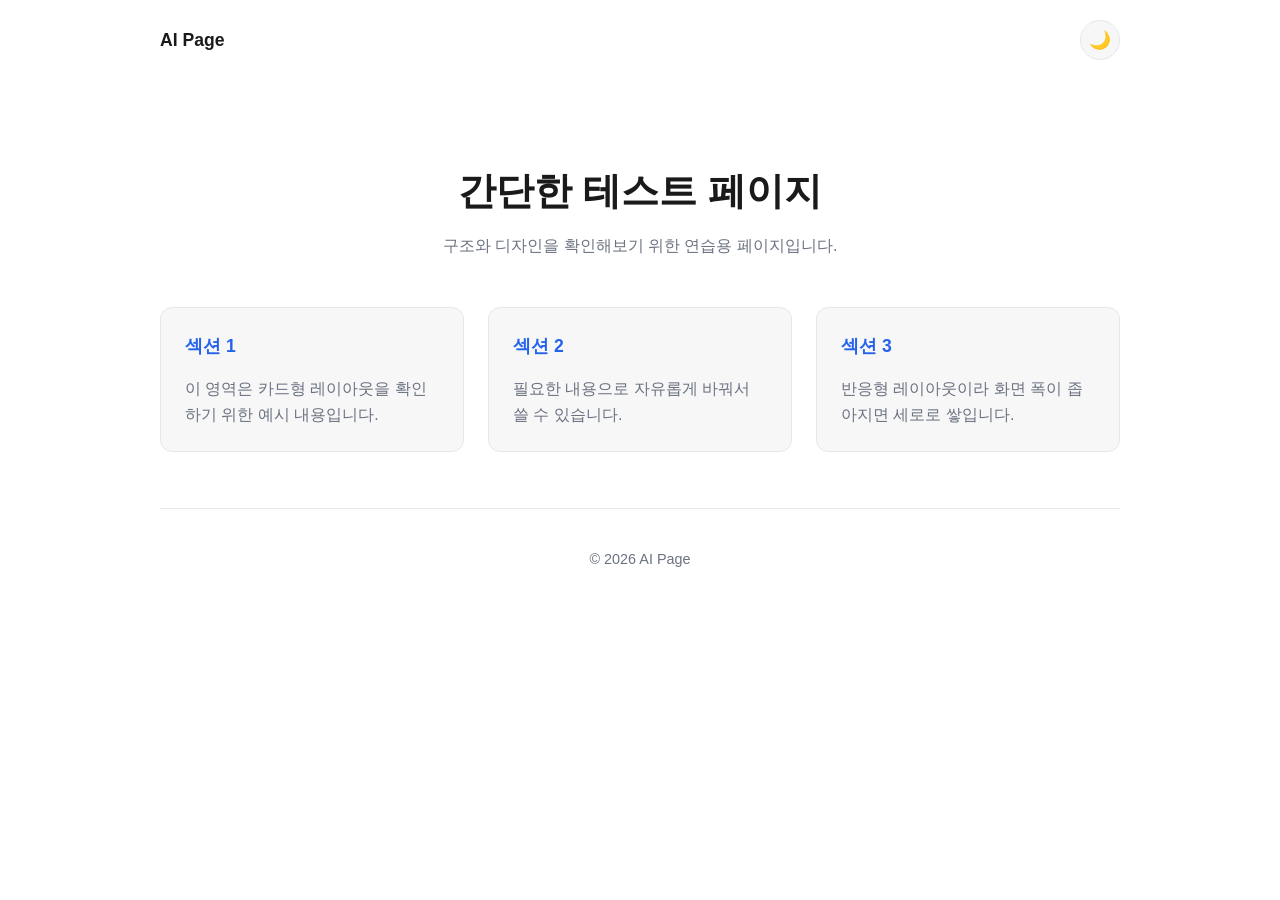
<file: old-test/index.html>
<!DOCTYPE html>
<html lang="ko">
<head>
<meta charset="UTF-8">
<meta name="viewport" content="width=device-width, initial-scale=1.0">
<title>AI Page</title>
<link rel="stylesheet" href="style.css">
</head>
<body>
  <header class="site-header">
    <span class="logo">AI Page</span>
    <button id="theme-toggle" aria-label="테마 전환">🌙</button>
  </header>

  <main>
    <section class="hero">
      <h1>간단한 테스트 페이지</h1>
      <p>구조와 디자인을 확인해보기 위한 연습용 페이지입니다.</p>
    </section>

    <section class="cards">
      <article class="card">
        <h2>섹션 1</h2>
        <p>이 영역은 카드형 레이아웃을 확인하기 위한 예시 내용입니다.</p>
      </article>
      <article class="card">
        <h2>섹션 2</h2>
        <p>필요한 내용으로 자유롭게 바꿔서 쓸 수 있습니다.</p>
      </article>
      <article class="card">
        <h2>섹션 3</h2>
        <p>반응형 레이아웃이라 화면 폭이 좁아지면 세로로 쌓입니다.</p>
      </article>
    </section>
  </main>

  <footer class="site-footer">
    <p>&copy; 2026 AI Page</p>
  </footer>

  <script src="script.js"></script>
</body>
</html>
</file>
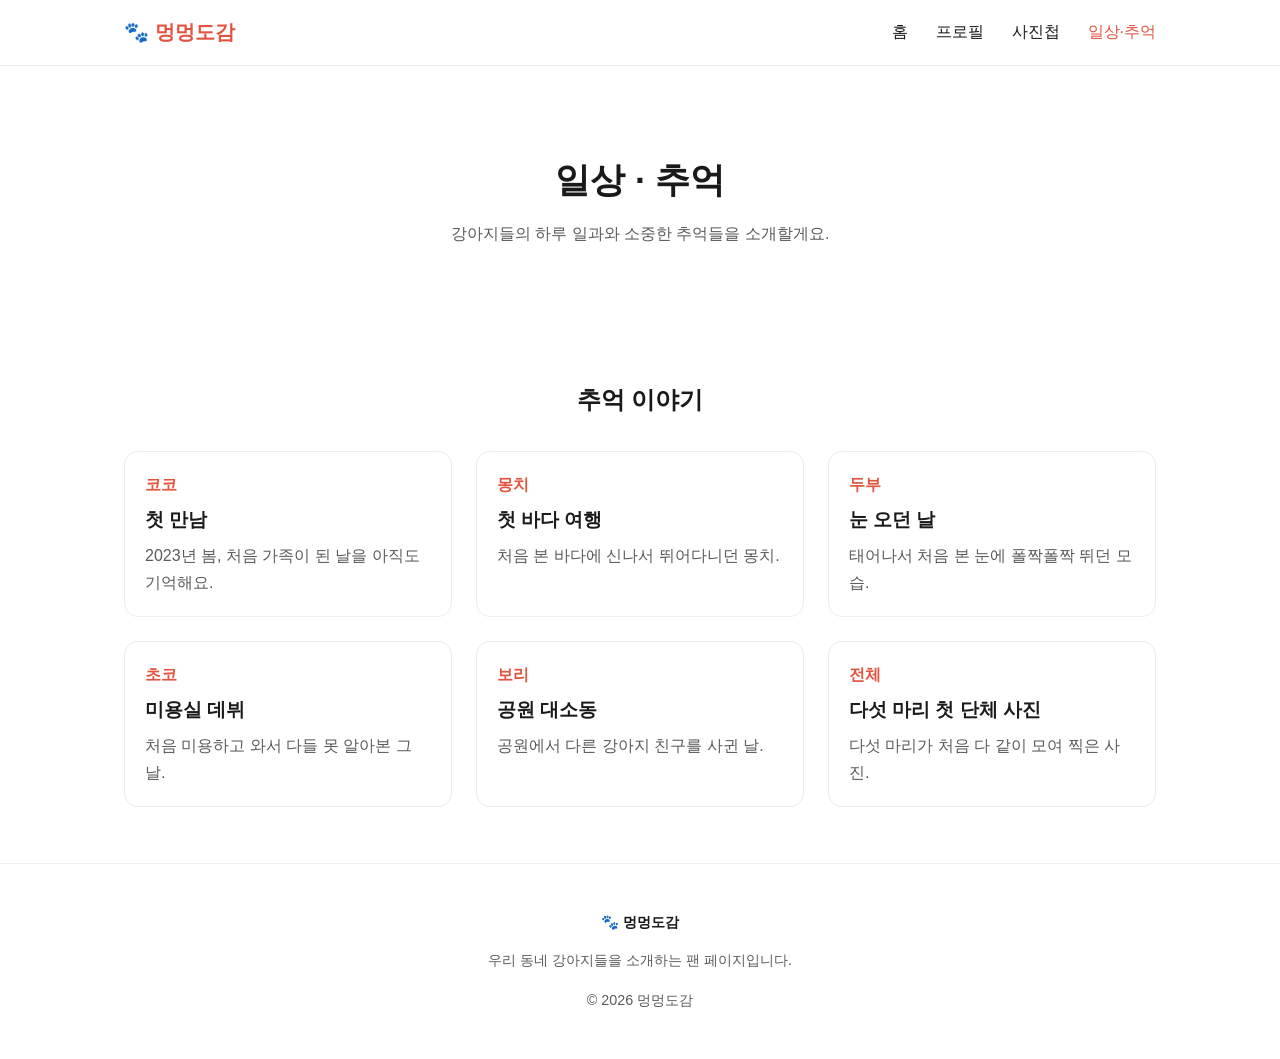
<file: diary.html>
<!DOCTYPE html>
<html lang="ko">
<head>
<meta charset="UTF-8">
<meta name="viewport" content="width=device-width, initial-scale=1.0">
<title>일상 · 추억 - 멍멍도감</title>
<link rel="stylesheet" href="css/style.css">
</head>
<body data-page="diary">
  <div id="header"></div>

  <main>
    <section class="hero-simple">
      <h1>일상 · 추억</h1>
      <p>강아지들의 하루 일과와 소중한 추억들을 소개할게요.</p>
    </section>

    <section class="section container">
      <h2 class="section-title">추억 이야기</h2>
      <div class="card-grid">
        <div class="episode-card">
          <span class="dog-name-tag">코코</span>
          <h3>첫 만남</h3>
          <p>2023년 봄, 처음 가족이 된 날을 아직도 기억해요.</p>
        </div>
        <div class="episode-card">
          <span class="dog-name-tag">몽치</span>
          <h3>첫 바다 여행</h3>
          <p>처음 본 바다에 신나서 뛰어다니던 몽치.</p>
        </div>
        <div class="episode-card">
          <span class="dog-name-tag">두부</span>
          <h3>눈 오던 날</h3>
          <p>태어나서 처음 본 눈에 폴짝폴짝 뛰던 모습.</p>
        </div>
        <div class="episode-card">
          <span class="dog-name-tag">초코</span>
          <h3>미용실 데뷔</h3>
          <p>처음 미용하고 와서 다들 못 알아본 그날.</p>
        </div>
        <div class="episode-card">
          <span class="dog-name-tag">보리</span>
          <h3>공원 대소동</h3>
          <p>공원에서 다른 강아지 친구를 사귄 날.</p>
        </div>
        <div class="episode-card">
          <span class="dog-name-tag">전체</span>
          <h3>다섯 마리 첫 단체 사진</h3>
          <p>다섯 마리가 처음 다 같이 모여 찍은 사진.</p>
        </div>
      </div>
    </section>
  </main>

  <div id="footer"></div>

  <script src="js/include.js"></script>
  <script src="js/main.js"></script>
</body>
</html>
</file>
<file: old-test/style.css>
:root {
  --bg: #ffffff;
  --text: #1a1a1a;
  --muted: #6b7280;
  --accent: #2563eb;
  --card-bg: #f7f7f8;
  --border: #e5e7eb;
  --space: 24px;
}

[data-theme="dark"] {
  --bg: #111214;
  --text: #f2f2f2;
  --muted: #9ca3af;
  --accent: #60a5fa;
  --card-bg: #1c1d20;
  --border: #2a2b2e;
}

* {
  box-sizing: border-box;
}

body {
  margin: 0;
  padding: 0 var(--space);
  background: var(--bg);
  color: var(--text);
  font-family: -apple-system, BlinkMacSystemFont, "Segoe UI", "Malgun Gothic", sans-serif;
  line-height: 1.6;
  transition: background 0.2s, color 0.2s;
}

.site-header {
  max-width: 960px;
  margin: 0 auto;
  display: flex;
  justify-content: space-between;
  align-items: center;
  padding-block: 20px;
}

.logo {
  font-weight: 700;
  font-size: 1.1rem;
}

#theme-toggle {
  border: 1px solid var(--border);
  background: var(--card-bg);
  color: var(--text);
  border-radius: 999px;
  width: 40px;
  height: 40px;
  font-size: 1.1rem;
  cursor: pointer;
}

main {
  max-width: 960px;
  margin: 0 auto;
}

.hero {
  padding-block: 48px;
  text-align: center;
}

.hero h1 {
  font-size: clamp(1.6rem, 4vw, 2.4rem);
  margin-bottom: 12px;
}

.hero p {
  color: var(--muted);
  margin: 0;
}

.cards {
  display: grid;
  grid-template-columns: repeat(3, 1fr);
  gap: var(--space);
  padding-bottom: 56px;
}

@media (max-width: 700px) {
  .cards {
    grid-template-columns: 1fr;
  }
}

.card {
  background: var(--card-bg);
  border: 1px solid var(--border);
  border-radius: 12px;
  padding: 24px;
}

.card h2 {
  margin-top: 0;
  font-size: 1.1rem;
  color: var(--accent);
}

.card p {
  margin-bottom: 0;
  color: var(--muted);
}

.site-footer {
  max-width: 960px;
  margin: 0 auto;
  padding-block: 24px;
  border-top: 1px solid var(--border);
  color: var(--muted);
  font-size: 0.9rem;
  text-align: center;
}
</file>
<file: css/style.css>
:root {
  --bg: #ffffff;
  --text: #1a1a1a;
  --muted: #5b5b5b;
  --accent: #e2543f;
  --accent-light: #fdeae7;
  --border: #ececec;
  --radius: 14px;
  --container-width: 1080px;
}

* {
  box-sizing: border-box;
}

body {
  margin: 0;
  padding: 0;
  background: var(--bg);
  color: var(--text);
  font-family: -apple-system, BlinkMacSystemFont, "Segoe UI", "Malgun Gothic", sans-serif;
  line-height: 1.65;
  font-size: 16px;
}

a {
  color: inherit;
  text-decoration: none;
}

img {
  max-width: 100%;
  display: block;
}

.container {
  max-width: var(--container-width);
  margin: 0 auto;
  padding-inline: 24px;
}

/* 헤더 / 내비게이션 */

.site-header {
  border-bottom: 1px solid var(--border);
  position: sticky;
  top: 0;
  background: var(--bg);
  z-index: 20;
}

.header-inner {
  display: flex;
  align-items: center;
  justify-content: space-between;
  padding-block: 16px;
}

.logo {
  font-weight: 700;
  font-size: 1.25rem;
  color: var(--accent);
}

.main-nav {
  display: flex;
  gap: 28px;
}

.main-nav a {
  color: var(--text);
  font-weight: 500;
}

.main-nav a:hover,
.main-nav a.active {
  color: var(--accent);
}

.nav-toggle {
  display: none;
  border: 1px solid var(--border);
  background: none;
  border-radius: 8px;
  width: 40px;
  height: 40px;
  font-size: 1.2rem;
  cursor: pointer;
}

@media (max-width: 700px) {
  .nav-toggle {
    display: block;
  }
  .main-nav {
    position: absolute;
    top: 100%;
    left: 0;
    right: 0;
    background: var(--bg);
    border-bottom: 1px solid var(--border);
    flex-direction: column;
    gap: 0;
    display: none;
  }
  .main-nav.open {
    display: flex;
  }
  .main-nav a {
    padding: 14px 24px;
    border-top: 1px solid var(--border);
  }
}

/* 히어로 스와이퍼 */

.hero-swiper {
  width: 100%;
  height: 420px;
}

@media (max-width: 700px) {
  .hero-swiper {
    height: 320px;
  }
}

.hero-swiper .swiper-slide {
  position: relative;
}

.hero-swiper img {
  width: 100%;
  height: 100%;
  object-fit: cover;
}

.slide-caption {
  position: absolute;
  left: 0;
  right: 0;
  bottom: 0;
  padding: 32px 24px 24px;
  background: linear-gradient(to top, rgba(0, 0, 0, 0.55), transparent);
  color: #fff;
}

.slide-caption .dog-name {
  font-size: 1.6rem;
  font-weight: 700;
}

.slide-caption .dog-breed {
  opacity: 0.9;
}

.swiper-pagination-bullet-active {
  background: var(--accent) !important;
}

.intro {
  text-align: center;
  padding-block: 48px;
  max-width: 560px;
  margin: 0 auto;
}

.intro h1 {
  font-size: clamp(1.7rem, 4vw, 2.2rem);
  margin-bottom: 12px;
}

.intro p {
  color: var(--muted);
  margin: 0;
}

.hero-simple {
  text-align: center;
  padding-block: 56px;
}

.hero-simple h1 {
  font-size: clamp(1.7rem, 4vw, 2.2rem);
  margin-bottom: 12px;
}

.hero-simple p {
  color: var(--muted);
  margin: 0;
}

.btn {
  display: inline-block;
  background: var(--accent);
  color: #fff;
  padding: 12px 28px;
  border-radius: 999px;
  font-weight: 600;
  margin-top: 12px;
}

.btn:hover {
  opacity: 0.9;
}

/* 페이지 공통 섹션 */

.section {
  padding-block: 56px;
}

.section-title {
  font-size: 1.5rem;
  margin-bottom: 32px;
  text-align: center;
}

.card-grid {
  display: grid;
  grid-template-columns: repeat(3, 1fr);
  gap: 24px;
}

@media (max-width: 700px) {
  .card-grid {
    grid-template-columns: 1fr;
  }
}

.card {
  display: block;
  border: 1px solid var(--border);
  border-radius: var(--radius);
  padding: 24px;
  background: #fff;
  transition: box-shadow 0.15s, transform 0.15s;
}

a.card:hover {
  box-shadow: 0 4px 16px rgba(0, 0, 0, 0.08);
  transform: translateY(-2px);
}

.card h3 {
  margin-top: 0;
  color: var(--accent);
}

.card p {
  color: var(--muted);
  margin-bottom: 0;
}

/* 강아지 프로필 카드 */

.dog-grid {
  display: grid;
  grid-template-columns: repeat(3, 1fr);
  gap: 24px;
}

@media (max-width: 900px) {
  .dog-grid {
    grid-template-columns: repeat(2, 1fr);
  }
}

@media (max-width: 560px) {
  .dog-grid {
    grid-template-columns: 1fr;
  }
}

.dog-card {
  border: 1px solid var(--border);
  border-radius: var(--radius);
  overflow: hidden;
  background: #fff;
}

.dog-card img {
  width: 100%;
  aspect-ratio: 4 / 3;
  object-fit: cover;
}

.dog-card-body {
  padding: 18px;
}

.dog-card-body h3 {
  margin: 0 0 4px;
  font-size: 1.15rem;
}

.dog-card-body .dog-meta {
  color: var(--muted);
  font-size: 0.9rem;
  margin-bottom: 10px;
}

.tag-list {
  display: flex;
  flex-wrap: wrap;
  gap: 8px;
}

.tag {
  background: var(--accent-light);
  color: var(--accent);
  padding: 5px 12px;
  border-radius: 999px;
  font-size: 0.82rem;
  font-weight: 600;
}

/* 사진첩 */

.gallery-grid {
  display: grid;
  grid-template-columns: repeat(3, 1fr);
  gap: 16px;
}

@media (max-width: 700px) {
  .gallery-grid {
    grid-template-columns: repeat(2, 1fr);
  }
}

.gallery-item {
  position: relative;
  border-radius: var(--radius);
  overflow: hidden;
}

.gallery-item img {
  width: 100%;
  aspect-ratio: 4 / 3;
  object-fit: cover;
}

.gallery-caption {
  position: absolute;
  left: 0;
  right: 0;
  bottom: 0;
  padding: 10px 12px;
  background: linear-gradient(to top, rgba(0, 0, 0, 0.6), transparent);
  color: #fff;
  font-size: 0.9rem;
  font-weight: 600;
}

/* 일상·추억 */

.episode-card {
  border: 1px solid var(--border);
  border-radius: var(--radius);
  padding: 20px;
  background: #fff;
}

.episode-card .dog-name-tag {
  display: inline-block;
  color: var(--accent);
  font-weight: 700;
  margin-bottom: 6px;
}

.episode-card h3 {
  margin: 0 0 8px;
}

.episode-card p {
  margin: 0;
  color: var(--muted);
}

/* 푸터 */

.site-footer {
  border-top: 1px solid var(--border);
  padding-block: 32px;
  color: var(--muted);
  font-size: 0.9rem;
  text-align: center;
}

.footer-brand {
  font-weight: 700;
  color: var(--text);
  margin-bottom: 8px;
}

.footer-copyright {
  margin-top: 16px;
}
</file>
